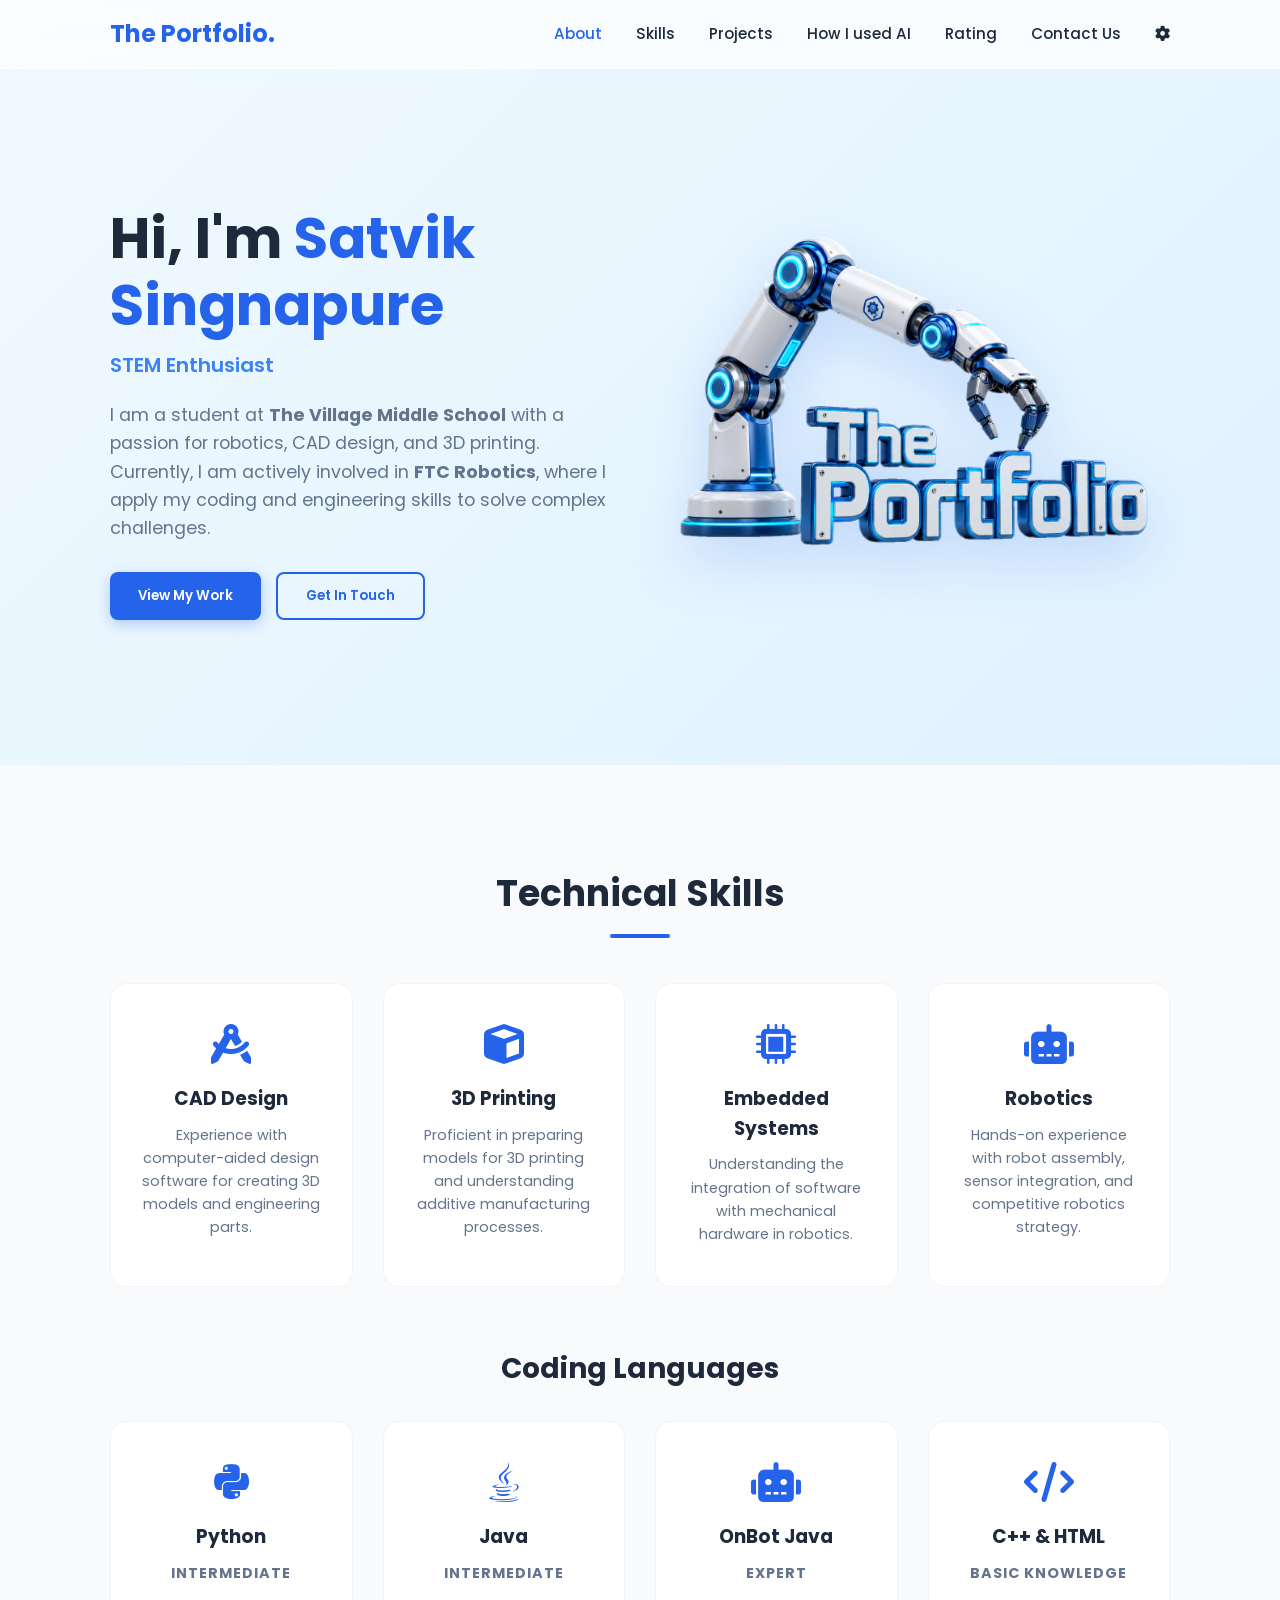
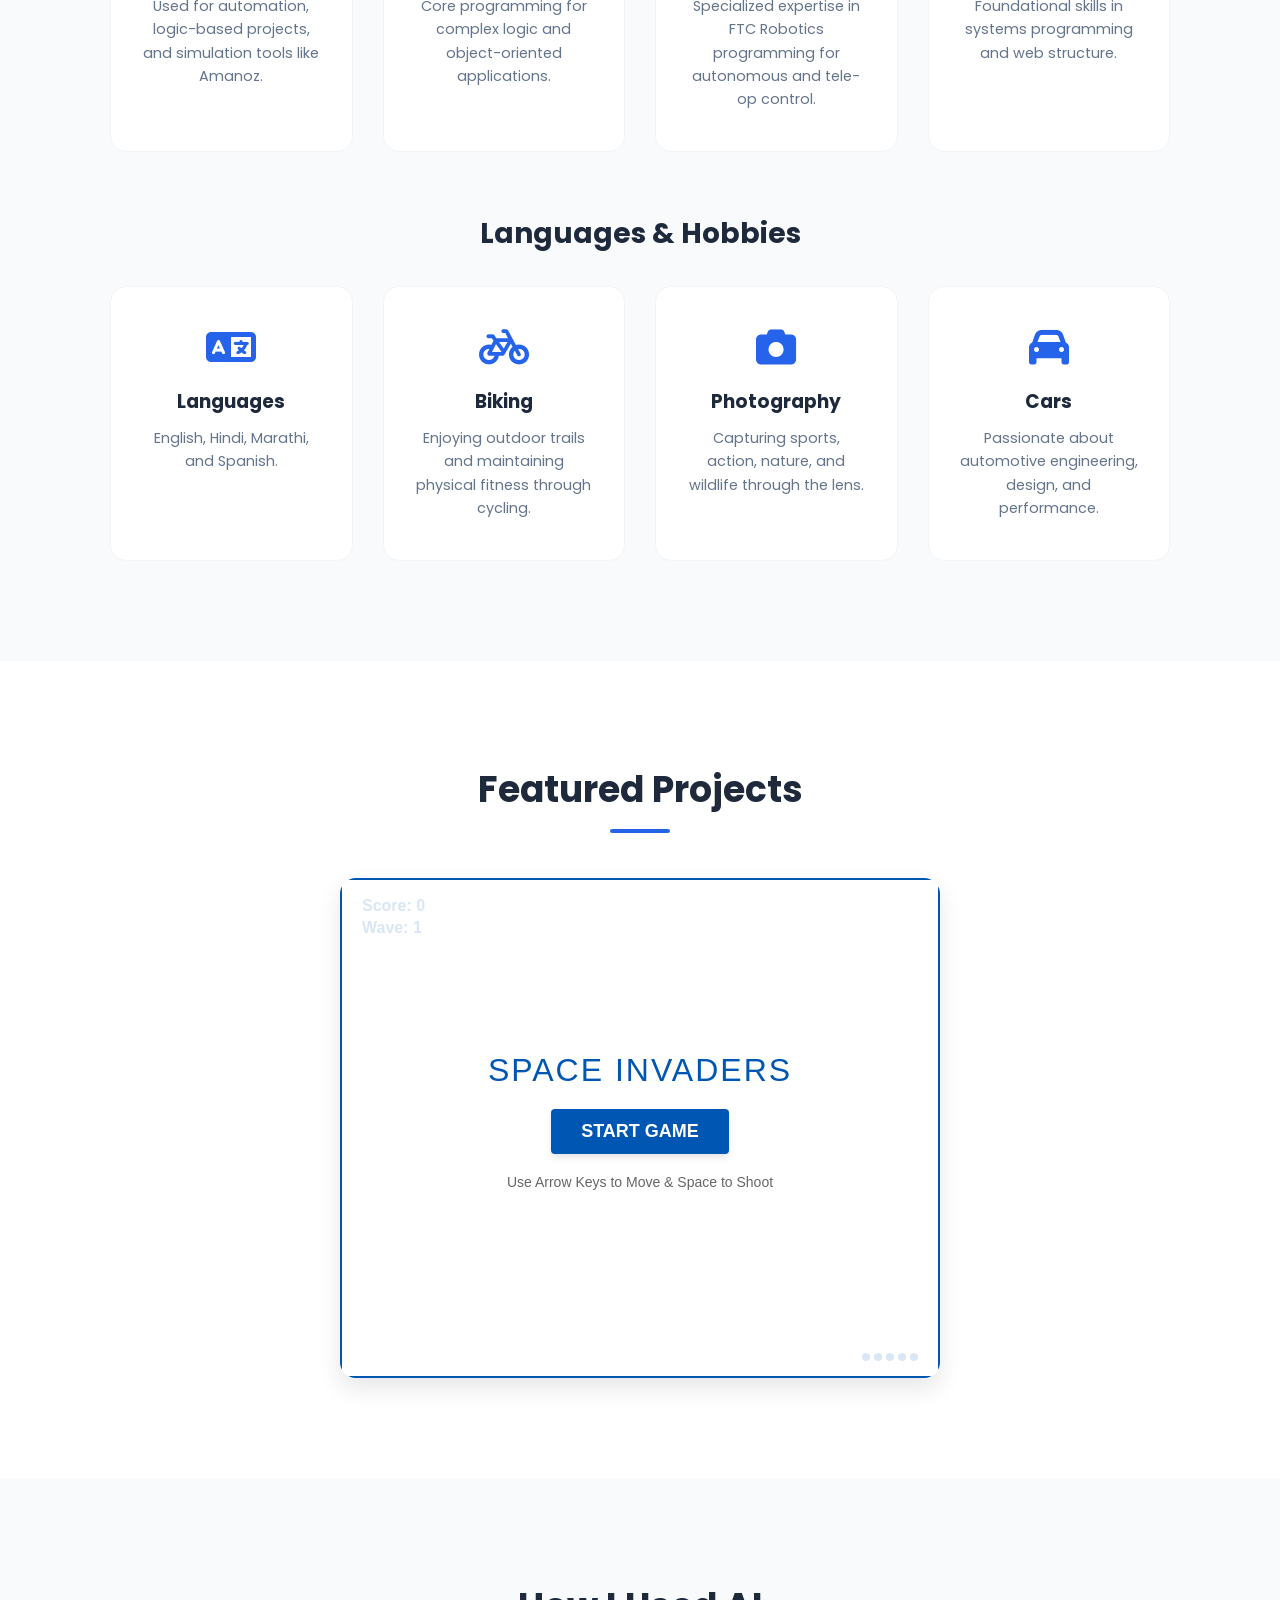
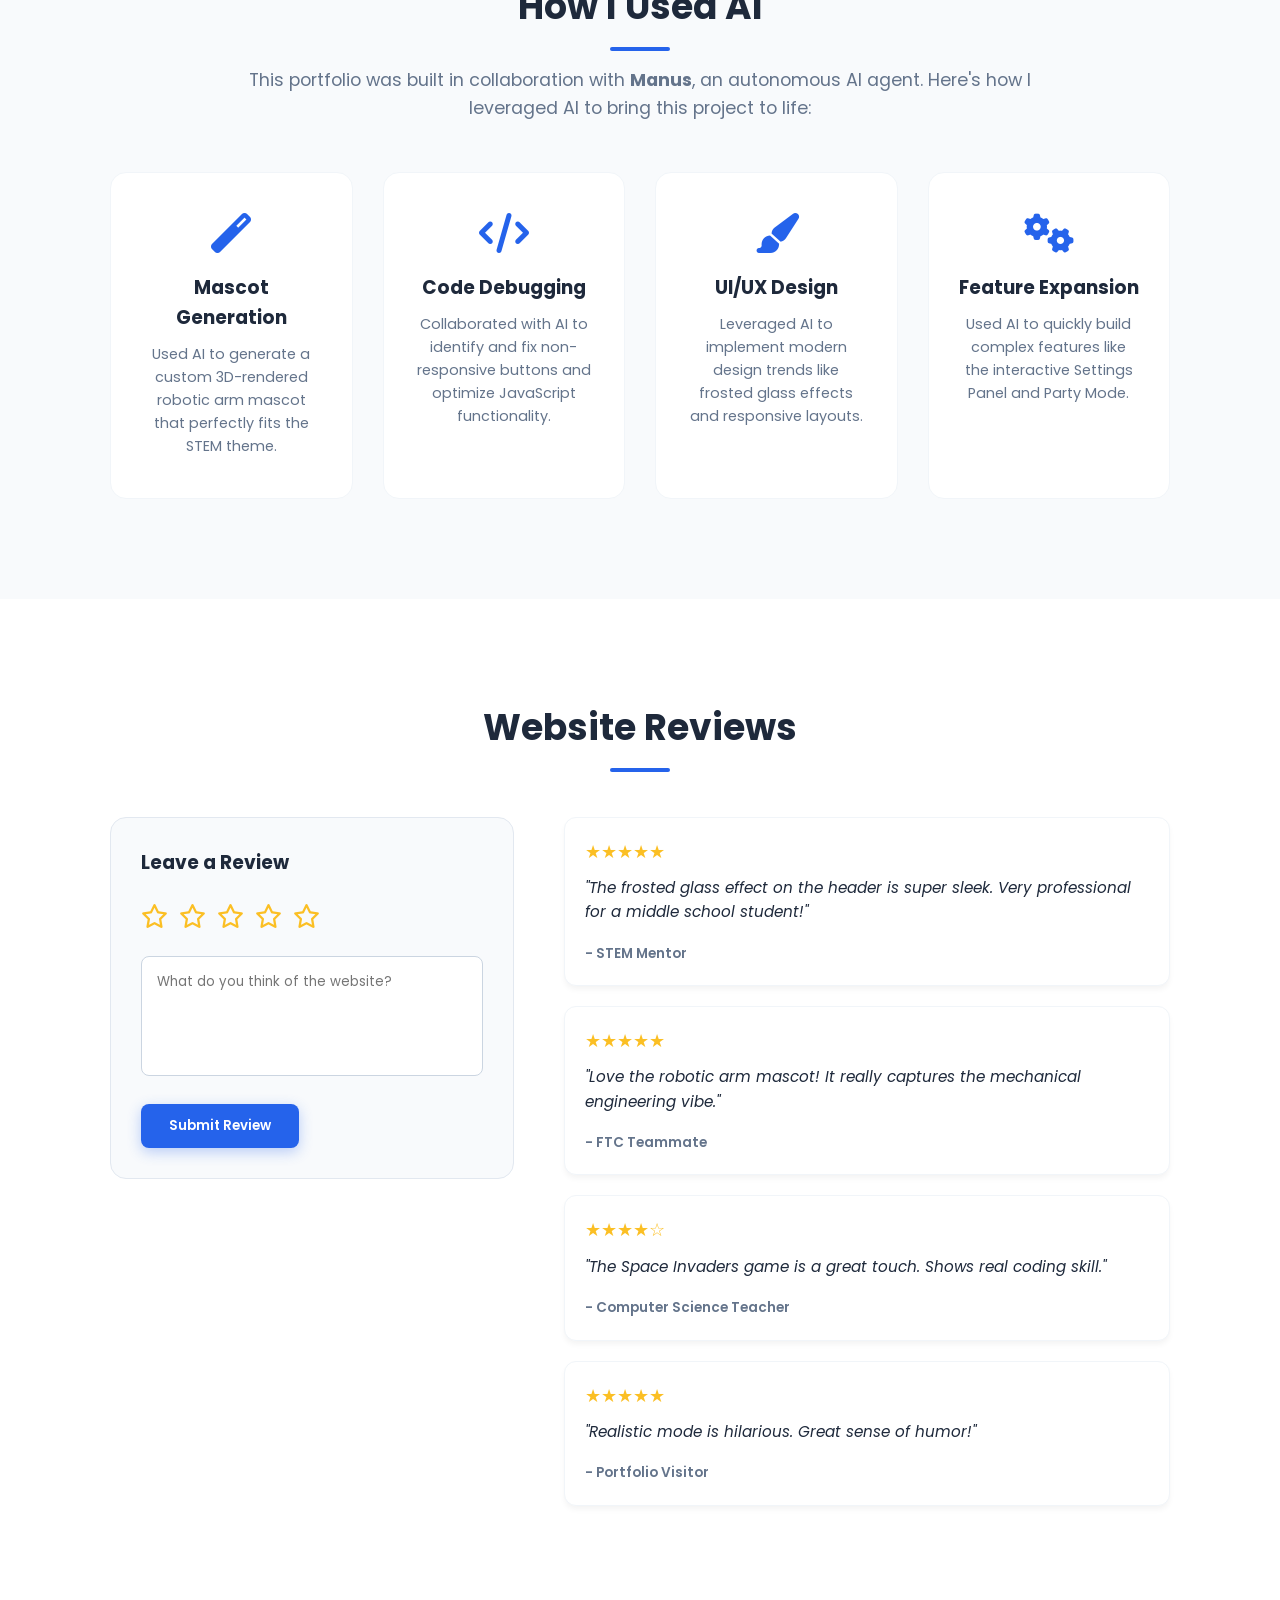
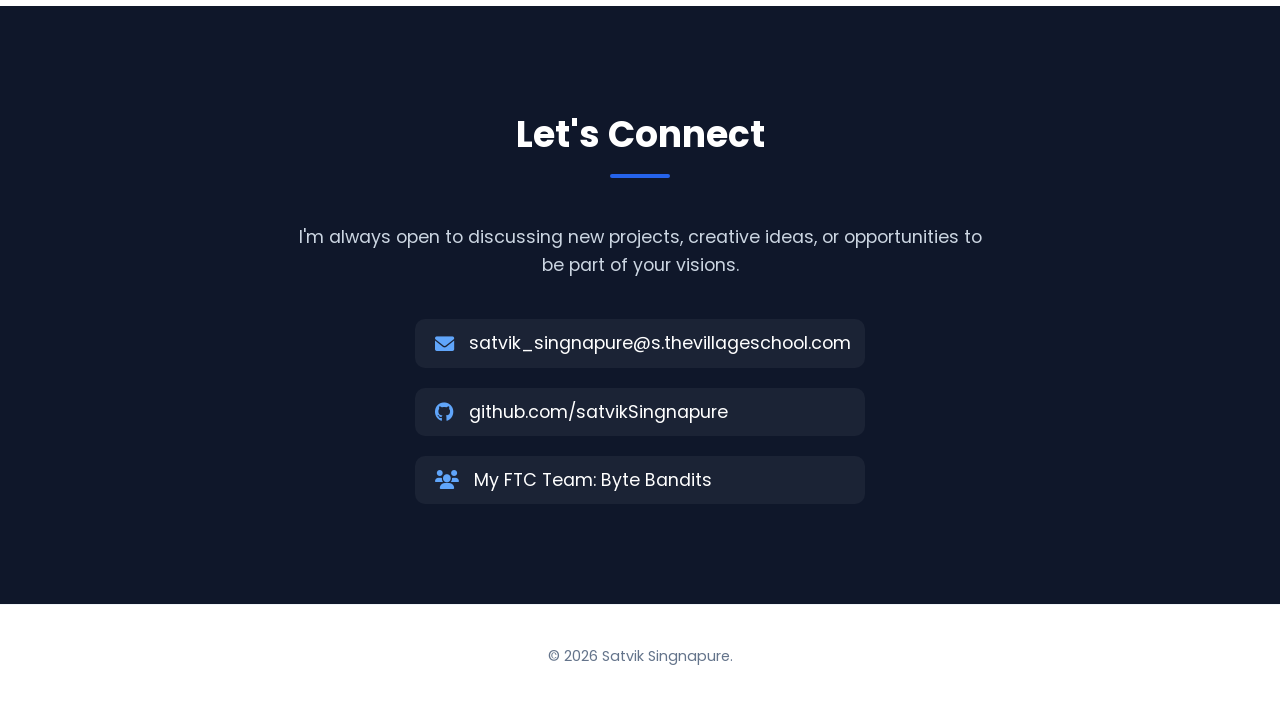
<file: index.html>
<!DOCTYPE html>
<html lang="en">
<head>
  <meta charset="UTF-8">
  <meta name="viewport" content="width=device-width, initial-scale=1.0">
  <title>Satvik Singnapure | STEM Portfolio</title>
  <link rel="stylesheet" href="style.css">
  <link href="https://fonts.googleapis.com/css2?family=Poppins:wght@300;400;500;600;700&display=swap" rel="stylesheet">
  <link rel="stylesheet" href="https://cdnjs.cloudflare.com/ajax/libs/font-awesome/6.0.0/css/all.min.css">
</head>
<body>

  <nav class="navbar">
    <div class="nav-container">
      <div class="logo">
        <span class="logo-text">The Portfolio.</span>
      </div>
      <div class="nav-links">
        <a href="#about">About</a>
        <a href="#skills">Skills</a>
        <a href="#projects">Projects</a>
        <a href="#ai-usage">How I used AI</a>
        <a href="#reviews">Rating</a>
        <a href="#contact">Contact Us</a>
        <a href="javascript:void(0)" class="settings-toggle" onclick="toggleSettings()"><i class="fas fa-cog"></i></a>
      </div>
    </div>
  </nav>

  <header class="hero" id="about">
    <div class="hero-content">
      <div class="hero-text">
        <h1>Hi, I'm <span class="highlight">Satvik Singnapure</span></h1>
        <p class="subtitle">STEM Enthusiast</p>
        <p class="description">
          I am a student at <strong>The Village Middle School</strong> with a passion for robotics, CAD design, and 3D printing. 
          Currently, I am actively involved in <strong>FTC Robotics</strong>, where I apply my coding and engineering skills to solve complex challenges.
        </p>
        <div class="hero-btns">
          <button class="btn-primary" onclick="scrollToSection('projects')">View My Work</button>
          <button class="btn-secondary" onclick="scrollToSection('contact')">Get In Touch</button>
        </div>
      </div>
      <div class="hero-image">
        <img src="mascot.png" alt="Robotic Arm Mascot" class="mascot">
      </div>
    </div>
  </header>

  <section id="skills" class="section bg-light">
    <div class="container">
      <h2 class="section-title">Technical Skills</h2>
      <div class="skills-grid">
        <div class="skill-card">
          <i class="fas fa-drafting-compass"></i>
          <h3>CAD Design</h3>
          <p>Experience with computer-aided design software for creating 3D models and engineering parts.</p>
        </div>
        <div class="skill-card">
          <i class="fas fa-cube"></i>
          <h3>3D Printing</h3>
          <p>Proficient in preparing models for 3D printing and understanding additive manufacturing processes.</p>
        </div>
        <div class="skill-card">
          <i class="fas fa-microchip"></i>
          <h3>Embedded Systems</h3>
          <p>Understanding the integration of software with mechanical hardware in robotics.</p>
        </div>
        <div class="skill-card">
          <i class="fas fa-robot"></i>
          <h3>Robotics</h3>
          <p>Hands-on experience with robot assembly, sensor integration, and competitive robotics strategy.</p>
        </div>
      </div>

      <h3 class="sub-section-title">Coding Languages</h3>
      <div class="skills-grid">
        <div class="skill-card">
          <i class="fab fa-python"></i>
          <h3>Python</h3>
          <p class="proficiency">Intermediate</p>
          <p>Used for automation, logic-based projects, and simulation tools like Amanoz.</p>
        </div>
        <div class="skill-card">
          <i class="fab fa-java"></i>
          <h3>Java</h3>
          <p class="proficiency">Intermediate</p>
          <p>Core programming for complex logic and object-oriented applications.</p>
        </div>
        <div class="skill-card">
          <i class="fas fa-robot"></i>
          <h3>OnBot Java</h3>
          <p class="proficiency">Expert</p>
          <p>Specialized expertise in FTC Robotics programming for autonomous and tele-op control.</p>
        </div>
        <div class="skill-card">
          <i class="fas fa-code"></i>
          <h3>C++ & HTML</h3>
          <p class="proficiency">Basic Knowledge</p>
          <p>Foundational skills in systems programming and web structure.</p>
        </div>
      </div>

      <h3 class="sub-section-title">Languages & Hobbies</h3>
      <div class="skills-grid">
        <div class="skill-card">
          <i class="fas fa-language"></i>
          <h3>Languages</h3>
          <p>English, Hindi, Marathi, and Spanish.</p>
        </div>
        <div class="skill-card">
          <i class="fas fa-bicycle"></i>
          <h3>Biking</h3>
          <p>Enjoying outdoor trails and maintaining physical fitness through cycling.</p>
        </div>
        <div class="skill-card">
          <i class="fas fa-camera"></i>
          <h3>Photography</h3>
          <p>Capturing sports, action, nature, and wildlife through the lens.</p>
        </div>
        <div class="skill-card">
          <i class="fas fa-car"></i>
          <h3>Cars</h3>
          <p>Passionate about automotive engineering, design, and performance.</p>
        </div>
      </div>
    </div>
  </section>

  <section id="projects" class="section">
    <div class="container">
      <h2 class="section-title">Featured Projects</h2>
      <div class="game-embed">
        <iframe src="space_invaders.html" width="600" height="500" style="border:none; overflow:hidden;"></iframe>
      </div>
    </div>
  </section>

  <section id="ai-usage" class="section bg-light">
    <div class="container">
      <h2 class="section-title">How I Used AI</h2>
      <p class="section-intro">This portfolio was built in collaboration with <strong>Manus</strong>, an autonomous AI agent. Here's how I leveraged AI to bring this project to life:</p>
      <div class="skills-grid">
        <div class="skill-card">
          <i class="fas fa-magic"></i>
          <h3>Mascot Generation</h3>
          <p>Used AI to generate a custom 3D-rendered robotic arm mascot that perfectly fits the STEM theme.</p>
        </div>
        <div class="skill-card">
          <i class="fas fa-code"></i>
          <h3>Code Debugging</h3>
          <p>Collaborated with AI to identify and fix non-responsive buttons and optimize JavaScript functionality.</p>
        </div>
        <div class="skill-card">
          <i class="fas fa-paint-brush"></i>
          <h3>UI/UX Design</h3>
          <p>Leveraged AI to implement modern design trends like frosted glass effects and responsive layouts.</p>
        </div>
        <div class="skill-card">
          <i class="fas fa-cogs"></i>
          <h3>Feature Expansion</h3>
          <p>Used AI to quickly build complex features like the interactive Settings Panel and Party Mode.</p>
        </div>
      </div>
    </div>
  </section>

  <section id="reviews" class="section">
    <div class="container">
      <h2 class="section-title">Website Reviews</h2>
      <div class="reviews-container">
        <div class="review-form">
          <h3>Leave a Review</h3>
          <div class="star-rating">
            <i class="far fa-star" data-rating="1"></i>
            <i class="far fa-star" data-rating="2"></i>
            <i class="far fa-star" data-rating="3"></i>
            <i class="far fa-star" data-rating="4"></i>
            <i class="far fa-star" data-rating="5"></i>
          </div>
          <textarea id="review-text" placeholder="What do you think of the website?"></textarea>
          <button class="btn-primary" onclick="submitReview()">Submit Review</button>
        </div>
        <div class="reviews-list" id="reviews-list">
          <div class="review-card">
            <div class="review-stars">★★★★★</div>
            <p>"The frosted glass effect on the header is super sleek. Very professional for a middle school student!"</p>
            <span class="review-author">- STEM Mentor</span>
          </div>
          <div class="review-card">
            <div class="review-stars">★★★★★</div>
            <p>"Love the robotic arm mascot! It really captures the mechanical engineering vibe."</p>
            <span class="review-author">- FTC Teammate</span>
          </div>
          <div class="review-card">
            <div class="review-stars">★★★★☆</div>
            <p>"The Space Invaders game is a great touch. Shows real coding skill."</p>
            <span class="review-author">- Computer Science Teacher</span>
          </div>
          <div class="review-card">
            <div class="review-stars">★★★★★</div>
            <p>"Realistic mode is hilarious. Great sense of humor!"</p>
            <span class="review-author">- Portfolio Visitor</span>
          </div>
        </div>
      </div>
    </div>
  </section>

  <section id="contact" class="section bg-dark">
    <div class="container">
      <h2 class="section-title text-white">Let's Connect</h2>
      <div class="contact-container">
        <div class="contact-info">
          <p>I'm always open to discussing new projects, creative ideas, or opportunities to be part of your visions.</p>
          <div class="contact-links">
            <a href="mailto:satvik_singnapure@s.thevillageschool.com" class="contact-item">
              <i class="fas fa-envelope"></i>
              <span>satvik_singnapure@s.thevillageschool.com</span>
            </a>
            <a href="https://github.com/satvikSingnapure" target="_blank" class="contact-item">
              <i class="fab fa-github"></i>
              <span>github.com/satvikSingnapure</span>
            </a>
            <a href="https://bytebandits.org/" target="_blank" class="contact-item">
              <i class="fas fa-users"></i>
              <span>My FTC Team: Byte Bandits</span>
            </a>
          </div>
        </div>
      </div>
    </div>
  </section>

  <footer>
    <div class="container">
      <p>&copy; 2026 Satvik Singnapure.</p>
    </div>
  </footer>

  <!-- Settings Panel -->
  <div id="settings-panel" class="settings-panel">
    <div class="settings-header">
      <h3>Settings</h3>
      <button class="close-settings" onclick="toggleSettings()">&times;</button>
    </div>
    <div class="settings-body">
      <div class="setting-item">
        <span>Theme</span>
        <button id="theme-toggle" class="btn-toggle" onclick="toggleTheme()">
          <i class="fas fa-moon"></i> Dark Mode
        </button>
      </div>
      <div class="setting-item">
        <span>Accessibility</span>
        <button id="access-toggle" class="btn-toggle" onclick="toggleAccessibility()">
          <i class="fas fa-eye"></i> Larger Text
        </button>
      </div>
      <div class="setting-item">
        <span>Animation Speed</span>
        <input type="range" id="anim-speed" min="0.5" max="3" step="0.1" value="1" oninput="updateAnimSpeed(this.value)">
      </div>
      <div class="setting-item">
        <span>Party Mode</span>
        <button id="party-toggle" class="btn-party" onclick="togglePartyMode()">
          <i class="fas fa-birthday-cake"></i> Start Party!
        </button>
      </div>
      <div class="setting-item">
        <span>Realistic Mode</span>
        <button id="realistic-toggle" class="btn-toggle" onclick="toggleRealisticMode()">
          <i class="fas fa-ad"></i> Enable "Realism"
        </button>
      </div>
    </div>
  </div>

  <script src="script.js"></script>
</body>
</html>
</file>
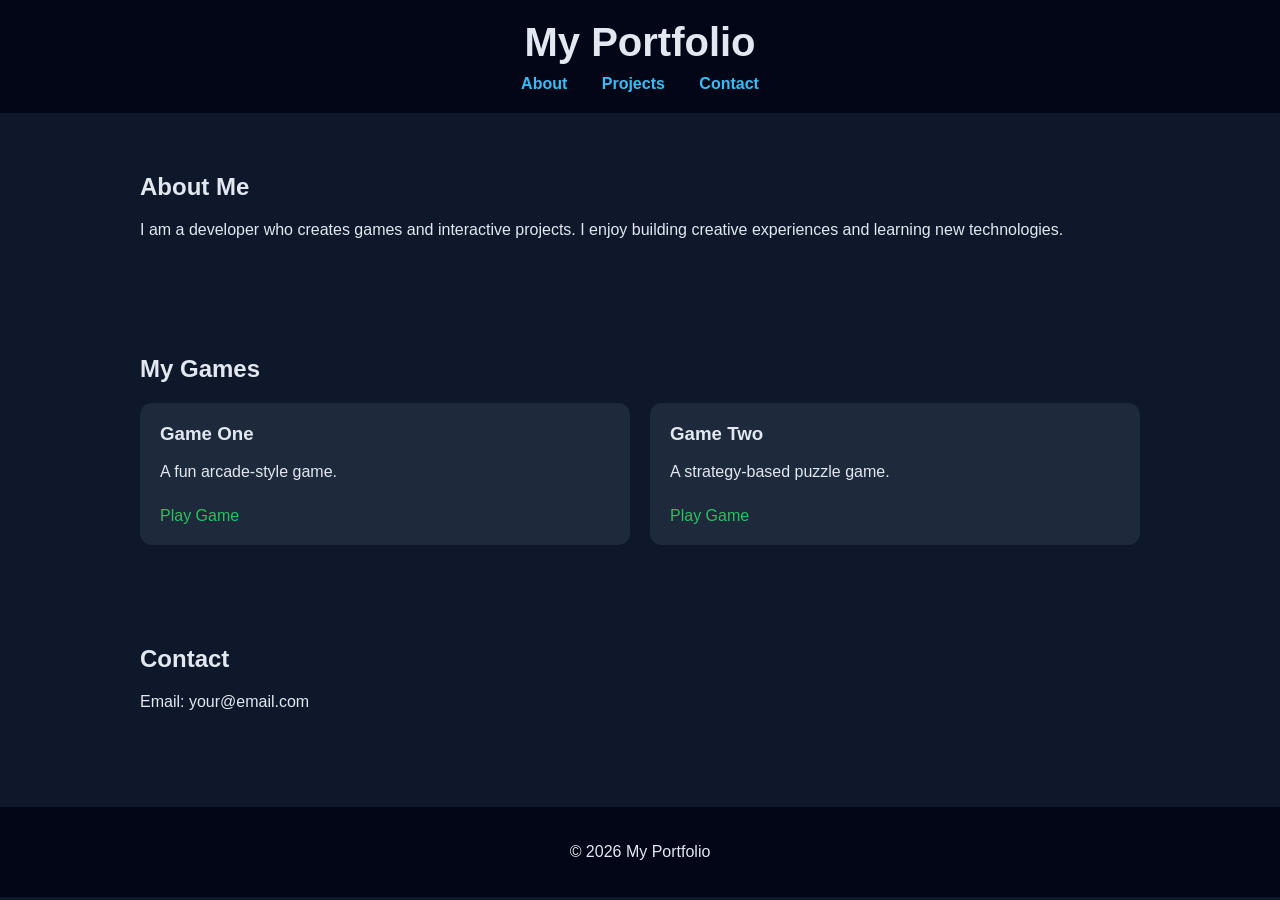
<file: portfolio_website.html>
<!DOCTYPE html>
<html lang="en">
<head>
  <meta charset="UTF-8">
  <meta name="viewport" content="width=device-width, initial-scale=1.0">
  <title>My Portfolio</title>
  <style>
    body {
      margin: 0;
      font-family: Arial, sans-serif;
      background: #0f172a;
      color: #e2e8f0;
    }

    header {
      background: #020617;
      padding: 20px;
      text-align: center;
    }

    header h1 {
      margin: 0;
      font-size: 2.5rem;
    }

    nav {
      margin-top: 10px;
    }

    nav a {
      margin: 0 15px;
      color: #38bdf8;
      text-decoration: none;
      font-weight: bold;
    }

    section {
      padding: 40px 20px;
      max-width: 1000px;
      margin: auto;
    }

    .projects {
      display: grid;
      grid-template-columns: repeat(auto-fit, minmax(250px, 1fr));
      gap: 20px;
    }

    .card {
      background: #1e293b;
      border-radius: 12px;
      padding: 20px;
      transition: transform 0.3s ease;
    }

    .card:hover {
      transform: translateY(-5px);
    }

    .card h3 {
      margin-top: 0;
    }

    .card a {
      display: inline-block;
      margin-top: 10px;
      color: #22c55e;
      text-decoration: none;
    }

    footer {
      text-align: center;
      padding: 20px;
      background: #020617;
      margin-top: 40px;
    }

    button {
      background: #38bdf8;
      border: none;
      padding: 10px 15px;
      border-radius: 8px;
      cursor: pointer;
      margin-top: 10px;
    }
  </style>
</head>
<body>

<header>
  <h1>My Portfolio</h1>
  <nav>
    <a href="#about">About</a>
    <a href="#projects">Projects</a>
    <a href="#contact">Contact</a>
  </nav>
</header>

<section id="about">
  <h2>About Me</h2>
  <p>I am a developer who creates games and interactive projects. I enjoy building creative experiences and learning new technologies.</p>
</section>

<section id="projects">
  <h2>My Games</h2>
  <div class="projects" id="projectList"></div>
</section>

<section id="contact">
  <h2>Contact</h2>
  <p>Email: your@email.com</p>
</section>

<footer>
  <p>© 2026 My Portfolio</p>
</footer>

<script>
  const projects = [
    {
      name: "Game One",
      description: "A fun arcade-style game.",
      link: "https://example.com/game1"
    },
    {
      name: "Game Two",
      description: "A strategy-based puzzle game.",
      link: "https://example.com/game2"
    }
  ];

  const container = document.getElementById("projectList");

  projects.forEach(project => {
    const card = document.createElement("div");
    card.className = "card";

    card.innerHTML = `
      <h3>${project.name}</h3>
      <p>${project.description}</p>
      <a href="${project.link}" target="_blank">Play Game</a>
    `;

    container.appendChild(card);
  });
</script>

</body>
</html>
</file>
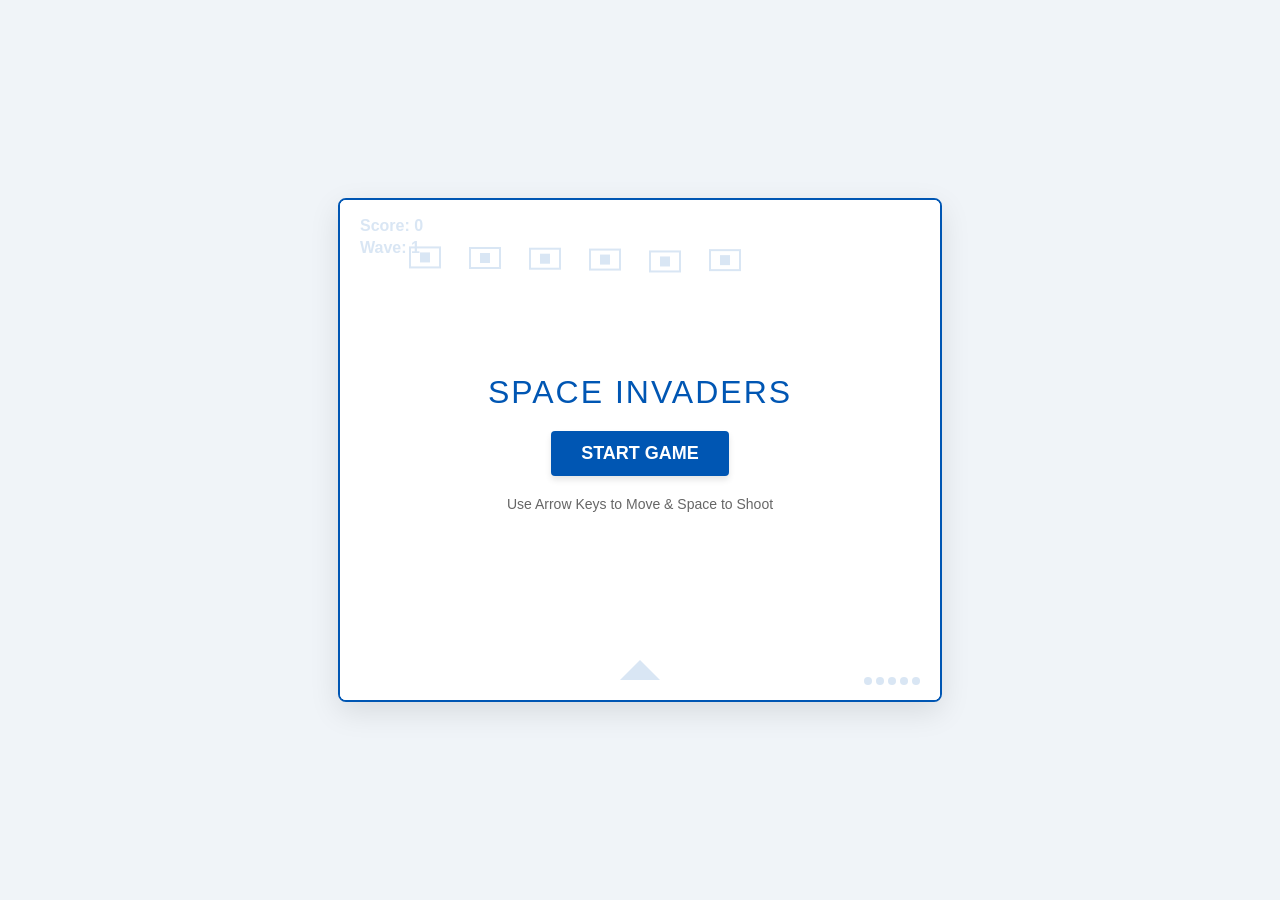
<file: space_invaders.html>
<!DOCTYPE html>
<html lang="en">
<head>
    <meta charset="UTF-8">
    <meta name="viewport" content="width=device-width, initial-scale=1.0">
    <title>Minimalist Space Invaders</title>
    <style>
        body {
            margin: 0;
            padding: 0;
            display: flex;
            justify-content: center;
            align-items: center;
            height: 100vh;
            background-color: #f0f4f8;
            font-family: 'Segoe UI', Tahoma, Geneva, Verdana, sans-serif;
        }
        #game-container {
            position: relative;
            box-shadow: 0 10px 30px rgba(0, 0, 0, 0.1);
            border-radius: 8px;
            overflow: hidden;
            background-color: #ffffff;
            border: 2px solid #0056b3;
            width: 100%;
            max-width: 600px;
            aspect-ratio: 6 / 5;
        }
        canvas {
            display: block;
            background-color: #ffffff;
            width: 100%;
            height: 100%;
        }
        #ui-overlay {
            position: absolute;
            top: 0;
            left: 0;
            width: 100%;
            height: 100%;
            display: flex;
            flex-direction: column;
            justify-content: center;
            align-items: center;
            background: rgba(255, 255, 255, 0.85);
            color: #0056b3;
            z-index: 10;
        }
        .hidden {
            display: none !important;
        }
        h1 { margin: 0 0 20px 0; font-weight: 300; letter-spacing: 2px; }
        button {
            padding: 12px 30px;
            font-size: 18px;
            background-color: #0056b3;
            color: white;
            border: none;
            border-radius: 4px;
            cursor: pointer;
            transition: all 0.2s;
            font-weight: bold;
            box-shadow: 0 4px 6px rgba(0,0,0,0.1);
        }
        button:hover {
            background-color: #003d80;
            transform: translateY(-2px);
            box-shadow: 0 6px 12px rgba(0,0,0,0.15);
        }
        button:active {
            transform: translateY(0);
        }
        #score-board {
            position: absolute;
            top: 15px;
            left: 20px;
            color: #0056b3;
            font-size: 16px;
            font-weight: bold;
            pointer-events: none;
            z-index: 5;
            line-height: 1.4;
        }
        #hud-bottom {
            position: absolute;
            bottom: 15px;
            right: 20px;
            color: #0056b3;
            font-size: 14px;
            font-weight: bold;
            pointer-events: none;
            z-index: 5;
            text-align: right;
            line-height: 1.4;
        }
        .lives-display {
            display: flex;
            gap: 4px;
            margin-top: 4px;
        }
        .life-dot {
            width: 8px;
            height: 8px;
            background-color: #0056b3;
            border-radius: 50%;
        }
        .life-dot.empty {
            background-color: #e1efff;
        }
        .powerup-indicator {
            font-size: 12px;
            color: #00aaff;
            margin-top: 4px;
        }
    </style>
</head>
<body>

<div id="game-container">
    <div id="score-board">
        <div>Score: <span id="score-value">0</span></div>
        <div>Wave: <span id="wave-value">1</span></div>
    </div>
    <div id="hud-bottom">
        <div id="powerup-display"></div>
        <div class="lives-display" id="lives-display"></div>
    </div>
    <canvas id="gameCanvas"></canvas>
    <div id="ui-overlay">
        <h1 id="status-text">SPACE INVADERS</h1>
        <button id="start-btn">START GAME</button>
        <p style="margin-top: 20px; font-size: 14px; color: #666;">Use Arrow Keys to Move & Space to Shoot</p>
    </div>
</div>

<script>
    // Get DOM elements first
    const canvas = document.getElementById('gameCanvas');
    const ctx = canvas.getContext('2d');
    const startBtn = document.getElementById('start-btn');
    const uiOverlay = document.getElementById('ui-overlay');
    const statusText = document.getElementById('status-text');
    const scoreBoard = document.getElementById('score-board');
    const gameContainer = document.getElementById('game-container');
    const scoreValue = document.getElementById('score-value');
    const waveValue = document.getElementById('wave-value');
    const livesDisplay = document.getElementById('lives-display');
    const powerupDisplay = document.getElementById('powerup-display');

    // Initialize game variables
    let WIDTH = 600;
    let HEIGHT = 500;
    let score = 0;
    let gameRunning = false;
    let player = null;
    let bullets = [];
    let enemies = [];
    let enemyBullets = [];
    let particles = [];
    let powerups = [];
    let wave = 1;
    let lives = 5;
    let enemyDirection = 1;
    let enemyMoveTimer = 0;
    let keys = {};
    let powerupSpawnTimer = 0;
    let activePowerups = {};
    let enemyShootChance = 0.02;
    let enemySpeed = 1;

    const COLORS = {
        primary: '#0056b3',
        secondary: '#e1efff',
        accent: '#00aaff',
        text: '#0056b3',
        bg: '#ffffff'
    };

    const POWERUP_TYPES = {
        RAPID_FIRE: 'rapid',
        SHIELD: 'shield',
        TRIPLE_SHOT: 'triple',
        SPEED_BOOST: 'speed'
    };

    // Classes
    class Player {
        constructor() {
            this.width = 40;
            this.height = 20;
            this.x = WIDTH / 2 - this.width / 2;
            this.y = HEIGHT - 40;
            this.speed = 5;
        }
        draw() {
            ctx.fillStyle = COLORS.primary;
            ctx.beginPath();
            ctx.moveTo(this.x + this.width / 2, this.y);
            ctx.lineTo(this.x + this.width, this.y + this.height);
            ctx.lineTo(this.x, this.y + this.height);
            ctx.closePath();
            ctx.fill();

            // Draw shield if active
            if (activePowerups[POWERUP_TYPES.SHIELD]) {
                ctx.strokeStyle = COLORS.accent;
                ctx.lineWidth = 2;
                ctx.beginPath();
                ctx.arc(this.x + this.width / 2, this.y + this.height / 2, 30, 0, Math.PI * 2);
                ctx.stroke();
            }
        }
        update() {
            const speed = activePowerups[POWERUP_TYPES.SPEED_BOOST] ? this.speed * 1.5 : this.speed;
            if (keys['ArrowLeft'] && this.x > 0) this.x -= speed;
            if (keys['ArrowRight'] && this.x < WIDTH - this.width) this.x += speed;
        }
    }

    class Bullet {
        constructor(x, y, dy, color) {
            this.x = x;
            this.y = y;
            this.width = 3;
            this.height = 10;
            this.dy = dy;
            this.color = color;
        }
        draw() {
            ctx.fillStyle = this.color;
            ctx.fillRect(this.x - this.width / 2, this.y, this.width, this.height);
        }
        update() {
            this.y += this.dy;
        }
    }

    class Enemy {
        constructor(x, y) {
            this.x = x;
            this.y = y;
            this.width = 30;
            this.height = 20;
            this.offset = Math.random() * Math.PI * 2;
        }
        draw() {
            const hover = Math.sin(Date.now() / 200 + this.offset) * 3;
            ctx.strokeStyle = COLORS.primary;
            ctx.lineWidth = 2;
            ctx.strokeRect(this.x, this.y + hover, this.width, this.height);
            ctx.fillStyle = COLORS.primary;
            ctx.fillRect(this.x + 10, this.y + 5 + hover, 10, 10);
        }
    }

    class Particle {
        constructor(x, y) {
            this.x = x;
            this.y = y;
            this.size = Math.random() * 3 + 1;
            this.dx = (Math.random() - 0.5) * 4;
            this.dy = (Math.random() - 0.5) * 4;
            this.life = 1.0;
        }
        draw() {
            ctx.fillStyle = `rgba(0, 86, 179, ${this.life})`;
            ctx.fillRect(this.x, this.y, this.size, this.size);
        }
        update() {
            this.x += this.dx;
            this.y += this.dy;
            this.life -= 0.02;
        }
    }

    class Powerup {
        constructor(x, y, type) {
            this.x = x;
            this.y = y;
            this.type = type;
            this.width = 20;
            this.height = 20;
            this.rotation = 0;
        }
        draw() {
            this.rotation += 0.05;
            ctx.save();
            ctx.translate(this.x + this.width / 2, this.y + this.height / 2);
            ctx.rotate(this.rotation);
            
            const colors = {
                rapid: '#FF6B6B',
                shield: '#4ECDC4',
                triple: '#FFE66D',
                speed: '#95E1D3'
            };
            
            ctx.fillStyle = colors[this.type] || COLORS.accent;
            ctx.fillRect(-this.width / 2, -this.height / 2, this.width, this.height);
            ctx.restore();
        }
        update() {
            this.y += 2;
        }
    }

    // Functions
    function resize() {
        WIDTH = gameContainer.clientWidth;
        HEIGHT = gameContainer.clientHeight;
        canvas.width = WIDTH;
        canvas.height = HEIGHT;
        if (player) {
            player.y = HEIGHT - 40;
            player.x = Math.min(player.x, WIDTH - player.width);
        }
    }

    function updateWaveDifficulty() {
        if (wave === 1) {
            enemyShootChance = 0.01;
            enemySpeed = 1;
        } else if (wave === 2) {
            enemyShootChance = 0.015;
            enemySpeed = 1.3;
        } else if (wave === 3) {
            enemyShootChance = 0.02;
            enemySpeed = 1.6;
        } else {
            enemyShootChance = 0.025;
            enemySpeed = 2;
        }
    }

    function init() {
        resize();
        player = new Player();
        bullets = [];
        enemyBullets = [];
        enemies = [];
        particles = [];
        powerups = [];
        score = 0;
        wave = 1;
        lives = 5;
        activePowerups = {};
        powerupSpawnTimer = 0;
        enemyDirection = 1;
        enemyMoveTimer = 0;
        scoreValue.innerText = score;
        waveValue.innerText = wave;
        updateWaveDifficulty();
        updateLivesDisplay();
        updatePowerupDisplay();
        spawnWave();
    }

    function spawnWave() {
        const enemyCount = 4 + wave * 2;
        const rows = Math.min(4, Math.ceil(enemyCount / 8));
        let count = 0;
        for (let row = 0; row < rows && count < enemyCount; row++) {
            for (let col = 0; col < 8 && count < enemyCount; col++) {
                enemies.push(new Enemy(col * 60 + 70, row * 40 + 50));
                count++;
            }
        }
    }

    function spawnExplosion(x, y) {
        for (let i = 0; i < 10; i++) {
            particles.push(new Particle(x, y));
        }
    }

    function spawnPowerup(x, y) {
        const types = Object.values(POWERUP_TYPES);
        const randomType = types[Math.floor(Math.random() * types.length)];
        powerups.push(new Powerup(x, y, randomType));
    }

    function activatePowerup(type) {
        if (type === POWERUP_TYPES.SHIELD) {
            activePowerups[POWERUP_TYPES.SHIELD] = 300; // 300 frames
        } else if (type === POWERUP_TYPES.RAPID_FIRE) {
            activePowerups[POWERUP_TYPES.RAPID_FIRE] = 300;
        } else if (type === POWERUP_TYPES.SPEED_BOOST) {
            activePowerups[POWERUP_TYPES.SPEED_BOOST] = 300;
        } else if (type === POWERUP_TYPES.TRIPLE_SHOT) {
            activePowerups[POWERUP_TYPES.TRIPLE_SHOT] = 300;
        }
        updatePowerupDisplay();
    }

    function updatePowerupDisplay() {
        let text = '';
        if (activePowerups[POWERUP_TYPES.SHIELD] && activePowerups[POWERUP_TYPES.SHIELD] > 0) {
            text += '🛡️ Shield ';
        }
        if (activePowerups[POWERUP_TYPES.RAPID_FIRE] && activePowerups[POWERUP_TYPES.RAPID_FIRE] > 0) {
            text += '⚡ Rapid ';
        }
        if (activePowerups[POWERUP_TYPES.SPEED_BOOST] && activePowerups[POWERUP_TYPES.SPEED_BOOST] > 0) {
            text += '💨 Speed ';
        }
        if (activePowerups[POWERUP_TYPES.TRIPLE_SHOT] && activePowerups[POWERUP_TYPES.TRIPLE_SHOT] > 0) {
            text += '3️⃣ Triple ';
        }
        powerupDisplay.innerHTML = text ? `<div class="powerup-indicator">${text}</div>` : '';
    }

    function updateLivesDisplay() {
        livesDisplay.innerHTML = '';
        for (let i = 0; i < 5; i++) {
            const dot = document.createElement('div');
            dot.className = i < lives ? 'life-dot' : 'life-dot empty';
            livesDisplay.appendChild(dot);
        }
    }

    function update() {
        if (!gameRunning || !player) return;

        player.update();

        // Update powerup timers
        Object.keys(activePowerups).forEach(key => {
            activePowerups[key]--;
            if (activePowerups[key] <= 0) {
                delete activePowerups[key];
                updatePowerupDisplay();
            }
        });

        bullets.forEach((b, i) => {
            b.update();
            if (b.y < 0) bullets.splice(i, 1);
        });

        enemyMoveTimer++;
        let moveDown = false;
        if (enemyMoveTimer > 30 / enemySpeed) {
            enemies.forEach(e => {
                e.x += 10 * enemyDirection;
                if (e.x > WIDTH - 40 || e.x < 10) moveDown = true;
            });
            if (moveDown) {
                enemyDirection *= -1;
                enemies.forEach(e => e.y += 20);
            }
            enemyMoveTimer = 0;
        }

        // Powerup spawning
        powerupSpawnTimer++;
        if (powerupSpawnTimer > 1200) { // ~20 seconds at 60fps
            if (enemies.length > 0) {
                const randomEnemy = enemies[Math.floor(Math.random() * enemies.length)];
                spawnPowerup(randomEnemy.x, randomEnemy.y);
            }
            powerupSpawnTimer = 0;
        }

        // Enemy shooting
        if (Math.random() < enemyShootChance && enemies.length > 0) {
            const shooter = enemies[Math.floor(Math.random() * enemies.length)];
            enemyBullets.push(new Bullet(shooter.x + shooter.width / 2, shooter.y + shooter.height, 4, COLORS.accent));
        }

        // Enemy Bullets
        enemyBullets.forEach((b, i) => {
            b.update();
            if (b.y > HEIGHT) enemyBullets.splice(i, 1);
            if (b.x > player.x && b.x < player.x + player.width && b.y > player.y && b.y < player.y + player.height) {
                if (activePowerups[POWERUP_TYPES.SHIELD]) {
                    delete activePowerups[POWERUP_TYPES.SHIELD];
                    updatePowerupDisplay();
                    enemyBullets.splice(i, 1);
                } else {
                    lives--;
                    updateLivesDisplay();
                    if (lives <= 0) {
                        gameOver("GAME OVER");
                    } else {
                        player.x = WIDTH / 2 - player.width / 2;
                        player.y = HEIGHT - 40;
                    }
                }
            }
        });

        // Powerup collection
        powerups.forEach((p, i) => {
            p.update();
            if (p.y > HEIGHT) powerups.splice(i, 1);
            if (p.x > player.x && p.x < player.x + player.width && p.y > player.y && p.y < player.y + player.height) {
                activatePowerup(p.type);
                powerups.splice(i, 1);
            }
        });

        // Collision Detection
        bullets.forEach((b, bi) => {
            enemies.forEach((e, ei) => {
                if (b.x > e.x && b.x < e.x + e.width && b.y > e.y && b.y < e.y + e.height) {
                    spawnExplosion(e.x + e.width / 2, e.y + e.height / 2);
                    enemies.splice(ei, 1);
                    bullets.splice(bi, 1);
                    score += 10;
                    scoreValue.innerText = score;
                }
            });
        });

        // Particles
        particles.forEach((p, i) => {
            p.update();
            if (p.life <= 0) particles.splice(i, 1);
        });

        // Wave completion
        if (enemies.length === 0) {
            wave++;
            waveValue.innerText = wave;
            updateWaveDifficulty();
            spawnWave();
        }

        // Lose Condition (Enemies reach bottom)
        enemies.forEach(e => {
            if (e.y + e.height > player.y) {
                gameOver("GAME OVER");
            }
        });
    }

    function draw() {
        ctx.clearRect(0, 0, WIDTH, HEIGHT);
        if (player) player.draw();
        bullets.forEach(b => b.draw());
        enemyBullets.forEach(b => b.draw());
        enemies.forEach(e => e.draw());
        powerups.forEach(p => p.draw());
        particles.forEach(p => p.draw());
    }

    function gameLoop() {
        if (!gameRunning) return;
        update();
        draw();
        requestAnimationFrame(gameLoop);
    }

    function gameOver(text) {
        gameRunning = false;
        statusText.innerText = text;
        startBtn.innerText = "RESTART";
        uiOverlay.classList.remove('hidden');
    }

    // Event Listeners
    window.addEventListener('keydown', (e) => {
        keys[e.code] = true;
        if (e.code === 'Space' && gameRunning && player) {
            const bulletLimit = activePowerups[POWERUP_TYPES.RAPID_FIRE] ? 6 : 3;
            if (bullets.length < bulletLimit) {
                if (activePowerups[POWERUP_TYPES.TRIPLE_SHOT]) {
                    bullets.push(new Bullet(player.x + player.width / 2 - 10, player.y, -7, COLORS.primary));
                    bullets.push(new Bullet(player.x + player.width / 2, player.y, -7, COLORS.primary));
                    bullets.push(new Bullet(player.x + player.width / 2 + 10, player.y, -7, COLORS.primary));
                } else {
                    bullets.push(new Bullet(player.x + player.width / 2, player.y, -7, COLORS.primary));
                }
            }
            e.preventDefault();
        }
    });

    window.addEventListener('keyup', (e) => {
        keys[e.code] = false;
    });

    window.addEventListener('resize', resize);

    startBtn.addEventListener('click', () => {
        uiOverlay.classList.add('hidden');
        init();
        gameRunning = true;
        gameLoop();
    });

    // Initial setup
    resize();
    init();
    draw();
</script>

</body>
</html>
</file>
<file: style.css>
:root {
  --primary-color: #2563eb;
  --secondary-color: #3b82f6;
  --accent-color: #60a5fa;
  --text-dark: #1e293b;
  --text-light: #64748b;
  --bg-white: #ffffff;
  --bg-light: #f8fafc;
  --bg-dark: #0f172a;
  --transition: all 0.3s ease;
}

* {
  margin: 0;
  padding: 0;
  box-sizing: border-box;
}

html {
  scroll-behavior: smooth;
}

body {
  font-family: 'Poppins', sans-serif;
  line-height: 1.6;
  color: var(--text-dark);
  background-color: var(--bg-white);
}

.container {
  max-width: 1100px;
  margin: 0 auto;
  padding: 0 20px;
}

/* Navbar with Frosted Effect */
.navbar {
  position: fixed;
  top: 0;
  width: 100%;
  z-index: 1000;
  background: rgba(255, 255, 255, 0.7);
  backdrop-filter: blur(15px);
  -webkit-backdrop-filter: blur(15px);
  border-bottom: 1px solid rgba(255, 255, 255, 0.3);
  padding: 15px 0;
  transition: var(--transition);
}

.nav-container {
  max-width: 1100px;
  margin: 0 auto;
  padding: 0 20px;
  display: flex;
  justify-content: space-between;
  align-items: center;
}

.logo-text {
  font-size: 1.5rem;
  font-weight: 700;
  color: var(--primary-color);
}

.nav-links a {
  text-decoration: none;
  color: var(--text-dark);
  margin-left: 30px;
  font-weight: 500;
  font-size: 0.95rem;
  transition: var(--transition);
}

.nav-links a:hover,
.nav-links a.active {
  color: var(--primary-color);
}

/* Hero Section */
.hero {
  padding: 160px 0 100px;
  background: linear-gradient(135deg, #f0f9ff 0%, #e0f2fe 100%);
  min-height: 80vh;
  display: flex;
  align-items: center;
}

.hero-content {
  max-width: 1100px;
  margin: 0 auto;
  padding: 0 20px;
  display: flex;
  align-items: center;
  justify-content: space-between;
  gap: 50px;
}

.hero-text {
  flex: 1;
}

.hero-text h1 {
  font-size: 3.5rem;
  line-height: 1.2;
  margin-bottom: 10px;
}

.highlight {
  color: var(--primary-color);
}

.subtitle {
  font-size: 1.25rem;
  color: var(--secondary-color);
  font-weight: 600;
  margin-bottom: 20px;
}

.description {
  font-size: 1.1rem;
  color: var(--text-light);
  margin-bottom: 30px;
  max-width: 600px;
}

.hero-btns {
  display: flex;
  gap: 15px;
}

.hero-image {
  flex: 1;
  display: flex;
  justify-content: center;
}

.mascot {
  max-width: 100%;
  height: auto;
  filter: drop-shadow(0 20px 30px rgba(37, 99, 235, 0.2));
  animation: float 6s ease-in-out infinite;
}

@keyframes float {
  0%, 100% { transform: translateY(0); }
  50% { transform: translateY(-20px); }
}

/* Buttons */
button, .btn-primary, .btn-secondary, .btn-small {
  padding: 12px 28px;
  border-radius: 8px;
  font-weight: 600;
  cursor: pointer;
  transition: var(--transition);
  border: none;
  font-family: inherit;
}

.btn-primary {
  background-color: var(--primary-color);
  color: white;
  box-shadow: 0 4px 14px rgba(37, 99, 235, 0.3);
}

.btn-primary:hover {
  background-color: #1d4ed8;
  transform: translateY(-2px);
  box-shadow: 0 6px 20px rgba(37, 99, 235, 0.4);
}

.btn-secondary {
  background-color: transparent;
  color: var(--primary-color);
  border: 2px solid var(--primary-color);
}

.btn-secondary:hover {
  background-color: rgba(37, 99, 235, 0.05);
  transform: translateY(-2px);
}

.btn-small {
  padding: 8px 16px;
  font-size: 0.85rem;
  background-color: var(--bg-dark);
  color: white;
}

/* Sections */
.section {
  padding: 100px 0;
}

.bg-light {
  background-color: var(--bg-light);
}

.bg-dark {
  background-color: var(--bg-dark);
}

.section-title {
  font-size: 2.25rem;
  text-align: center;
  margin-bottom: 60px;
  position: relative;
}

.section-title::after {
  content: '';
  position: absolute;
  bottom: -15px;
  left: 50%;
  transform: translateX(-50%);
  width: 60px;
  height: 4px;
  background-color: var(--primary-color);
  border-radius: 2px;
}

.text-white {
  color: white;
}

/* Timeline */
.timeline {
  max-width: 800px;
  margin: 0 auto;
  position: relative;
}

.timeline::before {
  content: '';
  position: absolute;
  left: 20px;
  top: 0;
  height: 100%;
  width: 2px;
  background-color: #e2e8f0;
}

.timeline-item {
  margin-bottom: 40px;
  padding-left: 60px;
  position: relative;
}

.timeline-dot {
  position: absolute;
  left: 11px;
  top: 5px;
  width: 20px;
  height: 20px;
  background-color: var(--primary-color);
  border-radius: 50%;
  border: 4px solid white;
  box-shadow: 0 0 0 4px rgba(37, 99, 235, 0.1);
}

.timeline-content h3 {
  font-size: 1.25rem;
  margin-bottom: 5px;
}

.timeline-date {
  font-weight: 600;
  color: var(--primary-color);
  font-size: 0.9rem;
  margin-bottom: 10px;
}

/* Skills Grid */
.skills-grid {
  display: grid;
  grid-template-columns: repeat(auto-fit, minmax(220px, 1fr));
  gap: 30px;
}

.skill-card {
  background: white;
  padding: 40px 30px;
  border-radius: 16px;
  text-align: center;
  transition: var(--transition);
  border: 1px solid #f1f5f9;
}

.skill-card:hover {
  transform: translateY(-10px);
  box-shadow: 0 20px 25px -5px rgba(0, 0, 0, 0.05);
}

.skill-card i {
  font-size: 2.5rem;
  color: var(--primary-color);
  margin-bottom: 20px;
}

.skill-card h3 {
  margin-bottom: 10px;
}

.skill-card p {
  color: var(--text-light);
  font-size: 0.9rem;
}

/* Projects Grid */
.projects-grid {
  display: grid;
  grid-template-columns: repeat(auto-fit, minmax(350px, 1fr));
  gap: 30px;
}

.project-card {
  background: white;
  border-radius: 16px;
  overflow: hidden;
  border: 1px solid #f1f5f9;
  transition: var(--transition);
}

.project-card:hover {
  transform: translateY(-5px);
  box-shadow: 0 10px 15px -3px rgba(0, 0, 0, 0.1);
}

.project-info {
  padding: 30px;
}

.project-info h3 {
  margin-bottom: 15px;
}

.project-info p {
  color: var(--text-light);
  margin-bottom: 20px;
  font-size: 0.95rem;
}

.project-tags {
  display: flex;
  gap: 10px;
  margin-bottom: 25px;
  flex-wrap: wrap;
}

.project-tags span {
  background-color: #eff6ff;
  color: var(--primary-color);
  padding: 4px 12px;
  border-radius: 20px;
  font-size: 0.8rem;
  font-weight: 600;
}

/* Game Embed */
.game-embed {
  display: flex;
  justify-content: center;
  align-items: center;
}

.game-embed iframe {
  border-radius: 16px;
  box-shadow: 0 10px 25px rgba(0, 0, 0, 0.1);
}

/* Contact */
.contact-container {
  text-align: center;
  max-width: 700px;
  margin: 0 auto;
}

.contact-info p {
  color: #cbd5e1;
  font-size: 1.1rem;
  margin-bottom: 40px;
}

.contact-links {
  display: flex;
  flex-direction: column;
  gap: 20px;
  align-items: center;
}

.contact-item {
  display: flex;
  align-items: center;
  gap: 15px;
  color: white;
  text-decoration: none;
  font-size: 1.1rem;
  transition: var(--transition);
  padding: 10px 20px;
  border-radius: 10px;
  background: rgba(255, 255, 255, 0.05);
  width: 100%;
  max-width: 450px;
}

.contact-item:hover {
  background: rgba(255, 255, 255, 0.1);
  transform: translateX(10px);
}

.contact-item i {
  color: var(--accent-color);
  font-size: 1.2rem;
}

/* Footer */
footer {
  padding: 40px 0;
  text-align: center;
  border-top: 1px solid #f1f5f9;
  color: var(--text-light);
  font-size: 0.9rem;
}

/* Responsive */
@media (max-width: 768px) {
  .hero-content {
    flex-direction: column-reverse;
    text-align: center;
  }
  
  .hero-text h1 {
    font-size: 2.5rem;
  }
  
  .hero-btns {
    justify-content: center;
  }
  
  .nav-links {
    display: none;
  }
  
  .section-title {
    font-size: 1.8rem;
  }
}
/* Settings Panel Styles */
.settings-panel {
  position: fixed;
  top: 80px;
  right: -350px;
  width: 300px;
  background: rgba(255, 255, 255, 0.95);
  backdrop-filter: blur(10px);
  border: 1px solid rgba(0, 0, 0, 0.1);
  border-radius: 16px;
  box-shadow: 0 10px 30px rgba(0, 0, 0, 0.1);
  z-index: 2000;
  transition: right 0.4s cubic-bezier(0.175, 0.885, 0.32, 1.275);
  padding: 20px;
}

.settings-panel.open {
  right: 20px;
}

.settings-header {
  display: flex;
  justify-content: space-between;
  align-items: center;
  margin-bottom: 20px;
  border-bottom: 1px solid #eee;
  padding-bottom: 10px;
}

.close-settings {
  background: none;
  border: none;
  font-size: 1.5rem;
  cursor: pointer;
  padding: 0;
  color: var(--text-light);
}

.setting-item {
  margin-bottom: 20px;
  display: flex;
  flex-direction: column;
  gap: 10px;
}

.setting-item span {
  font-weight: 600;
  font-size: 0.9rem;
  color: var(--text-dark);
}

.btn-toggle, .btn-party {
  width: 100%;
  padding: 10px;
  border-radius: 8px;
  border: 1px solid #ddd;
  background: white;
  cursor: pointer;
  font-weight: 500;
  display: flex;
  align-items: center;
  justify-content: center;
  gap: 10px;
  transition: var(--transition);
}

.btn-toggle:hover {
  background: #f1f5f9;
}

.btn-party {
  background: linear-gradient(45deg, #ff0000, #ff7f00, #ffff00, #00ff00, #0000ff, #4b0082, #8b00ff);
  color: white;
  border: none;
  font-weight: 700;
  text-shadow: 0 1px 2px rgba(0,0,0,0.3);
}

.btn-party:hover {
  transform: scale(1.05);
  filter: brightness(1.1);
}

/* Dark Mode Variables */
body.dark-mode {
  --bg-white: #0f172a;
  --bg-light: #1e293b;
  --text-dark: #f1f5f9;
  --text-light: #94a3b8;
  --bg-dark: #020617;
}

body.dark-mode .navbar {
  background: rgba(15, 23, 42, 0.8);
  border-bottom: 1px solid rgba(255, 255, 255, 0.1);
}

body.dark-mode .nav-links a {
  color: #f1f5f9;
}

body.dark-mode .hero {
  background: linear-gradient(135deg, #0f172a 0%, #1e293b 100%);
}

body.dark-mode .skill-card, 
body.dark-mode .project-card,
body.dark-mode .settings-panel {
  background: #1e293b;
  border-color: rgba(255, 255, 255, 0.1);
  color: #f1f5f9;
}

body.dark-mode .btn-toggle {
  background: #334155;
  color: white;
  border-color: #475569;
}

/* Accessibility Mode */
body.accessibility-mode {
  font-size: 1.2rem;
}

body.accessibility-mode h1 { font-size: 4rem; }
body.accessibility-mode h2 { font-size: 3rem; }
body.accessibility-mode .container { max-width: 1300px; }

/* Party Mode Animation */
@keyframes party-bg {
  0% { background-color: #ff000022; }
  20% { background-color: #00ff0022; }
  40% { background-color: #0000ff22; }
  60% { background-color: #ffff0022; }
  80% { background-color: #ff00ff22; }
  100% { background-color: #ff000022; }
}

body.party-mode {
  animation: party-bg 2s infinite;
}

body.party-mode .highlight {
  animation: party-text 1s infinite;
}

@keyframes party-text {
  0% { color: #ff0000; }
  25% { color: #00ff00; }
  50% { color: #0000ff; }
  75% { color: #ffff00; }
  100% { color: #ff0000; }
}

.sub-section-title {
  font-size: 1.75rem;
  text-align: center;
  margin: 60px 0 30px;
  color: var(--text-dark);
}

.section-intro {
  text-align: center;
  max-width: 800px;
  margin: -30px auto 50px;
  color: var(--text-light);
  font-size: 1.1rem;
}

body.dark-mode .sub-section-title {
  color: #f1f5f9;
}

/* Realistic Mode Styles */
.cookie-banner {
  position: fixed;
  bottom: 20px;
  left: 20px;
  right: 20px;
  background: white;
  padding: 20px;
  border-radius: 12px;
  box-shadow: 0 10px 30px rgba(0,0,0,0.2);
  z-index: 4000;
  display: flex;
  justify-content: space-between;
  align-items: center;
  border: 2px solid var(--primary-color);
  animation: slideUp 0.5s ease-out;
}

@keyframes slideUp {
  from { transform: translateY(100px); opacity: 0; }
  to { transform: translateY(0); opacity: 1; }
}

.cookie-content p {
  margin: 0;
  font-size: 0.9rem;
  color: var(--text-dark);
}

.popup-ad {
  position: fixed;
  width: 300px;
  background: #fff;
  border: 3px solid #ff0000;
  padding: 15px;
  z-index: 5000;
  box-shadow: 10px 10px 0px rgba(0,0,0,0.1);
  cursor: move;
}

.ad-header {
  background: #ff0000;
  color: white;
  padding: 5px 10px;
  margin: -15px -15px 15px -15px;
  display: flex;
  justify-content: space-between;
  font-weight: bold;
  font-size: 0.8rem;
}

.ad-body {
  text-align: center;
}

.ad-body h4 {
  color: #ff0000;
  margin-bottom: 10px;
}

.ad-body p {
  font-size: 0.8rem;
  margin-bottom: 15px;
}

.btn-ad {
  background: #ff0000;
  color: white;
  border: none;
  padding: 5px 15px;
  font-weight: bold;
  cursor: pointer;
}

body.dark-mode .cookie-banner {
  background: #1e293b;
  color: white;
}

body.dark-mode .cookie-content p {
  color: white;
}

/* Proficiency & Review Styles */
.proficiency {
  font-weight: 700;
  color: var(--primary-color);
  font-size: 0.85rem;
  text-transform: uppercase;
  letter-spacing: 1px;
  margin-bottom: 10px;
}

.reviews-container {
  display: grid;
  grid-template-columns: 1fr 1.5fr;
  gap: 50px;
  align-items: start;
}

.review-form {
  background: var(--bg-light);
  padding: 30px;
  border-radius: 16px;
  border: 1px solid #e2e8f0;
}

.review-form h3 {
  margin-bottom: 20px;
}

.star-rating {
  font-size: 1.5rem;
  color: #fbbf24;
  margin-bottom: 20px;
  cursor: pointer;
}

.star-rating i {
  margin-right: 5px;
  transition: var(--transition);
}

.star-rating i:hover,
.star-rating i.fas {
  transform: scale(1.2);
}

#review-text {
  width: 100%;
  height: 120px;
  padding: 15px;
  border-radius: 8px;
  border: 1px solid #cbd5e1;
  margin-bottom: 20px;
  font-family: inherit;
  resize: none;
}

.reviews-list {
  display: grid;
  grid-template-columns: repeat(auto-fit, minmax(300px, 1fr));
  gap: 20px;
}

.review-card {
  background: white;
  padding: 20px;
  border-radius: 12px;
  border: 1px solid #f1f5f9;
  box-shadow: 0 4px 6px -1px rgba(0, 0, 0, 0.05);
  transition: var(--transition);
}

.review-card:hover {
  transform: translateY(-5px);
}

.review-stars {
  color: #fbbf24;
  margin-bottom: 10px;
  font-size: 1.1rem;
}

.review-card p {
  font-style: italic;
  font-size: 0.95rem;
  margin-bottom: 15px;
  color: var(--text-dark);
}

.review-author {
  font-weight: 600;
  font-size: 0.85rem;
  color: var(--text-light);
}

body.dark-mode .review-form {
  background: #1e293b;
  border-color: rgba(255, 255, 255, 0.1);
}

body.dark-mode .review-card {
  background: #1e293b;
  border-color: rgba(255, 255, 255, 0.1);
}

body.dark-mode .review-card p {
  color: #f1f5f9;
}

@media (max-width: 992px) {
  .reviews-container {
    grid-template-columns: 1fr;
  }
}
</file>
